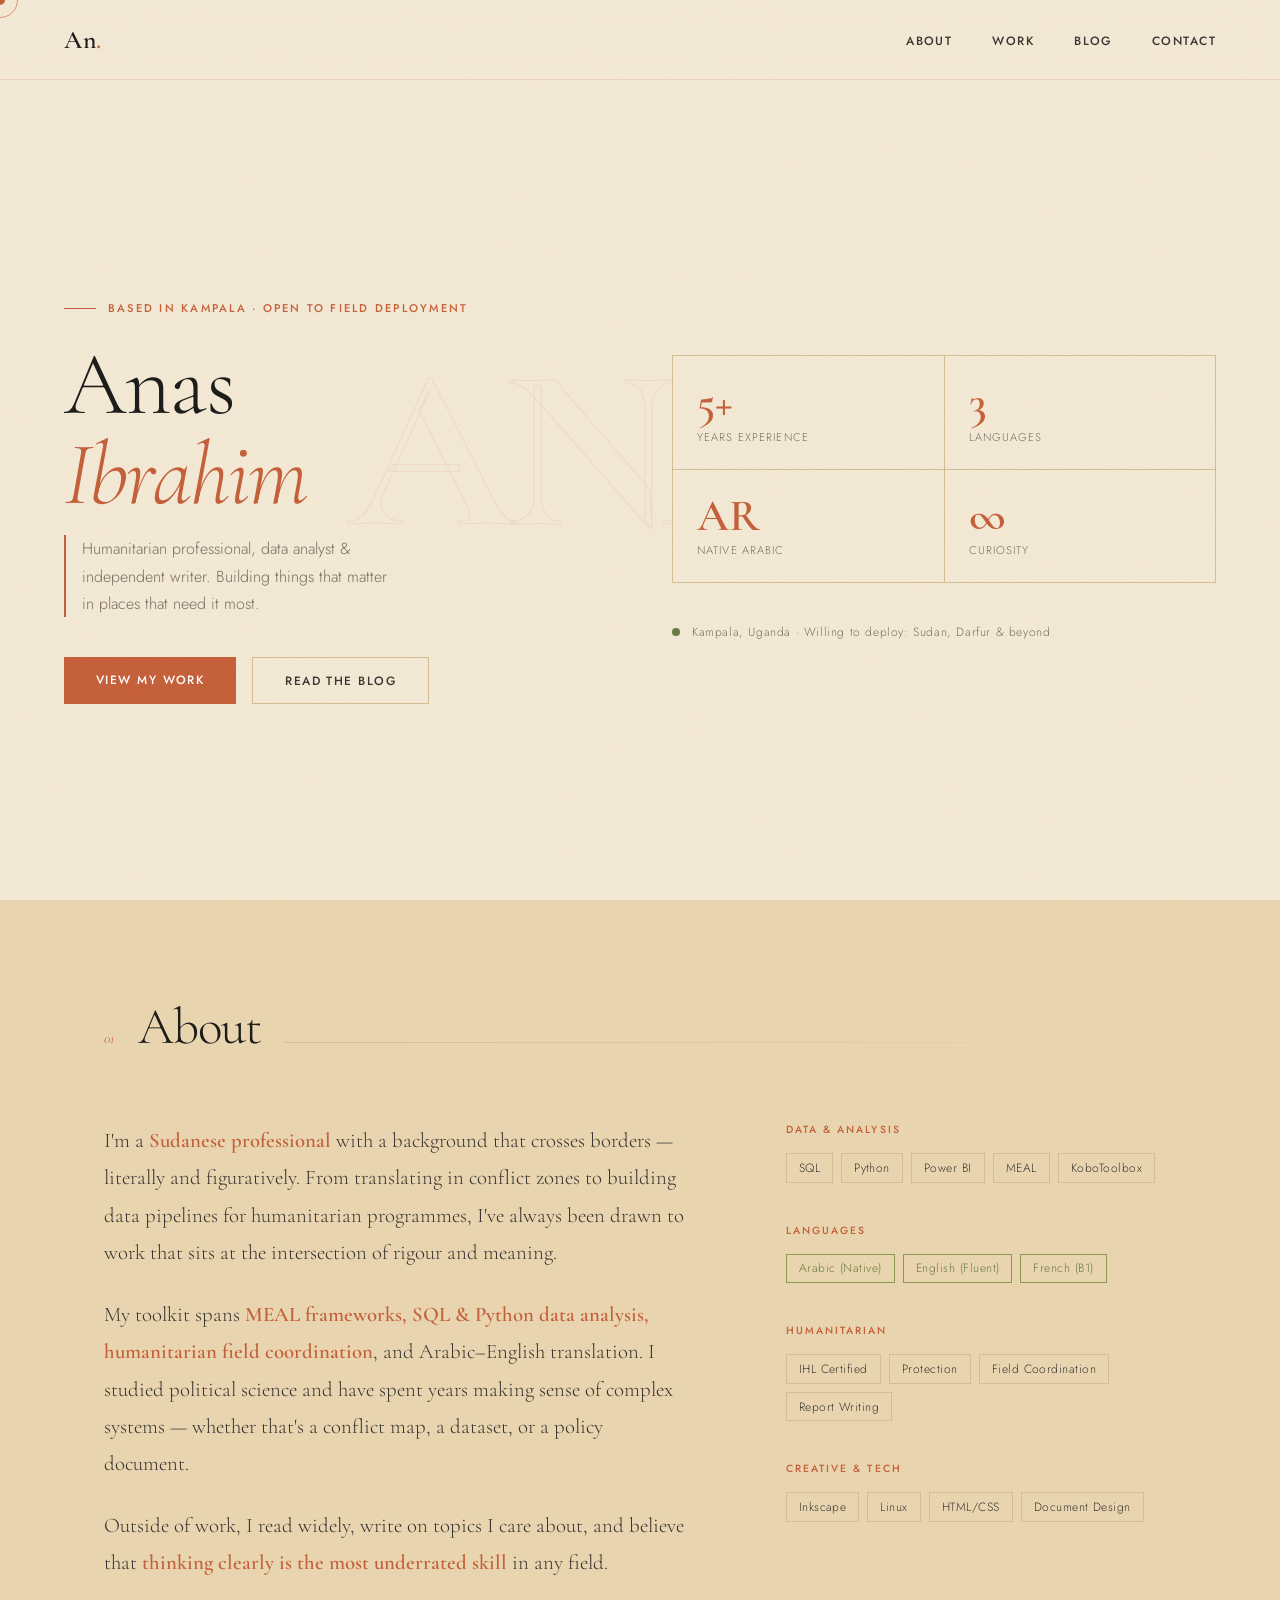
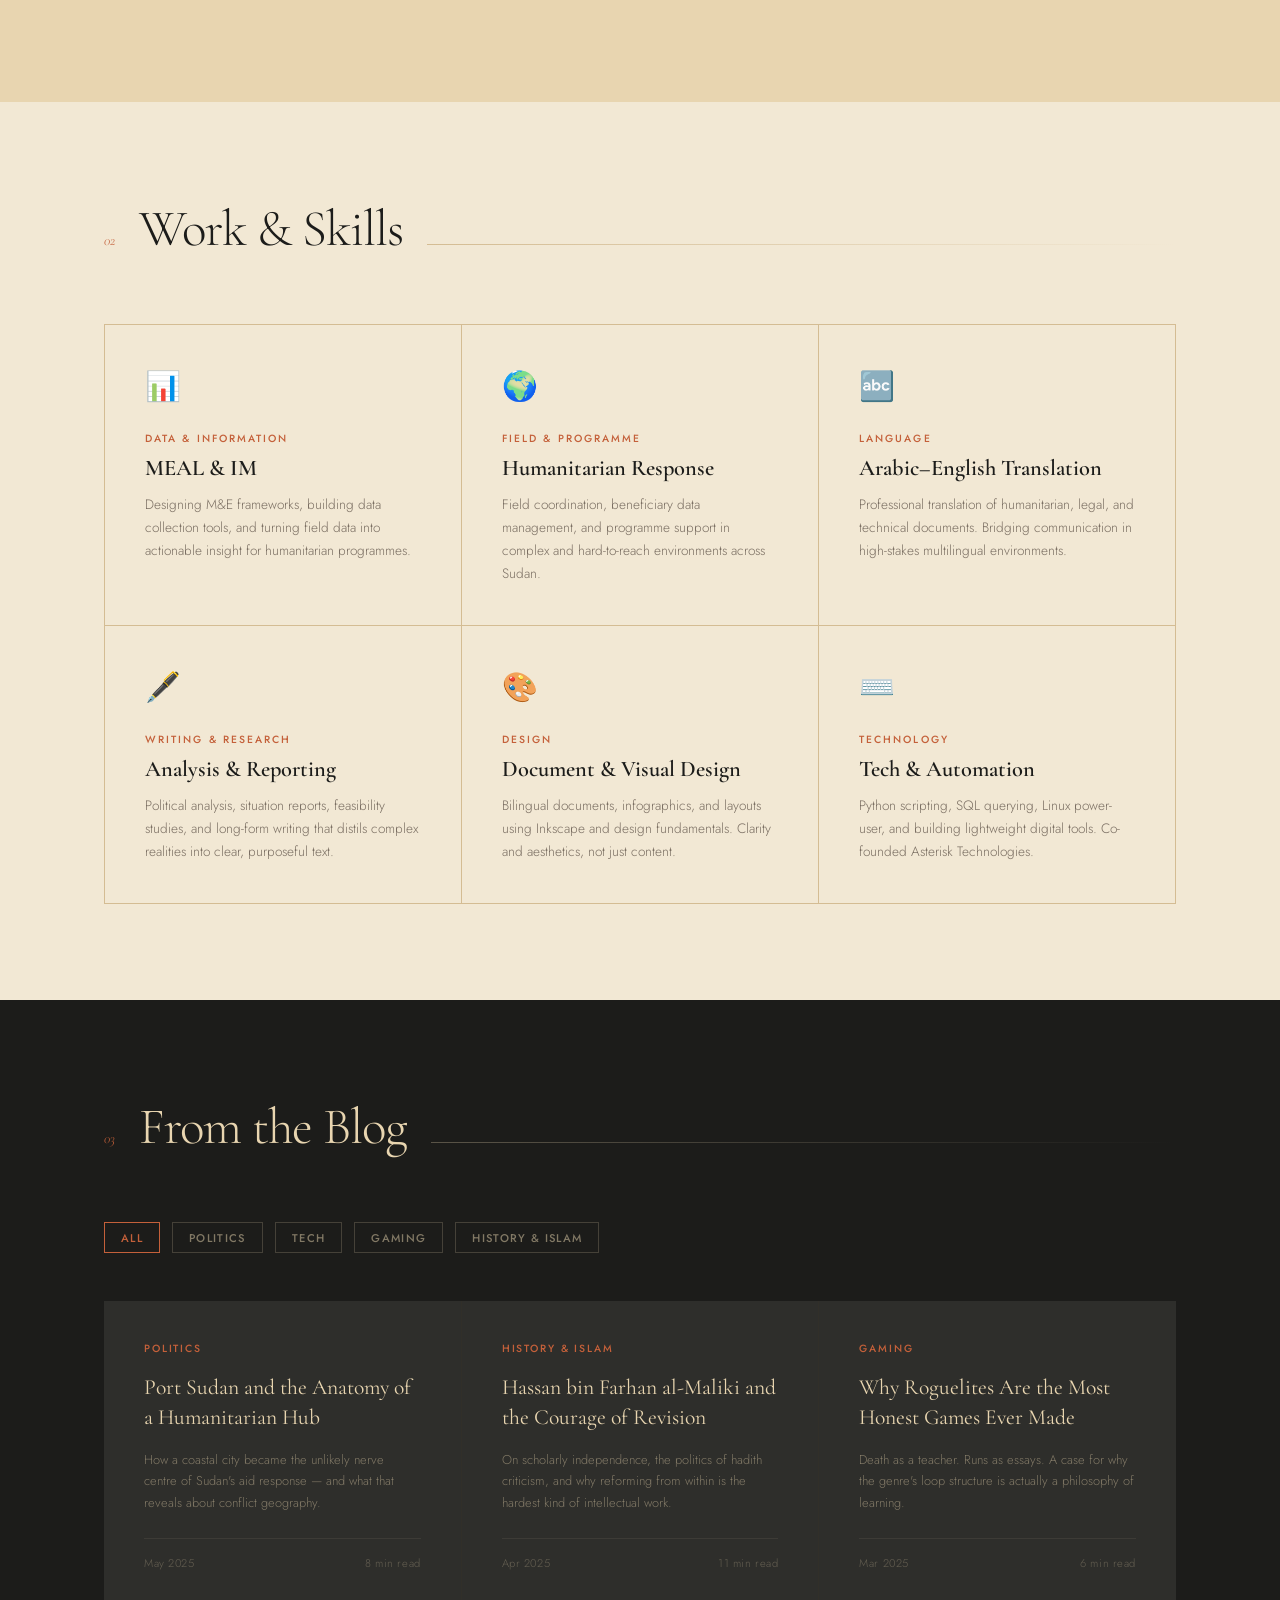
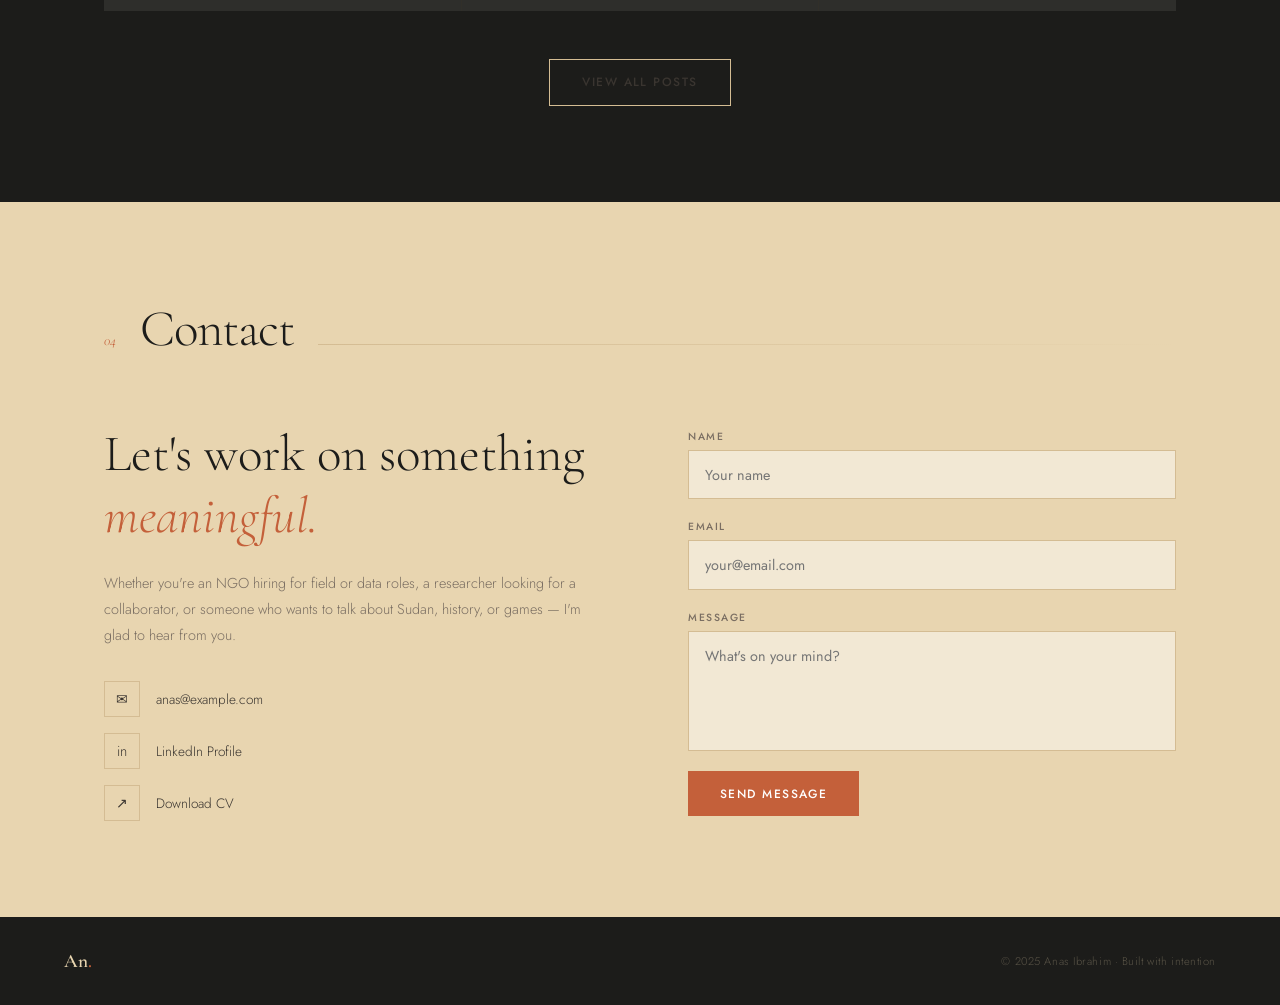
<file: index.html>
<!DOCTYPE html>
<html lang="en">
<head>
  <meta charset="UTF-8">
  <meta name="viewport" content="width=device-width, initial-scale=1.0">
  <title>Anas — Portfolio</title>
  <link rel="preconnect" href="https://fonts.googleapis.com">
  <link href="https://fonts.googleapis.com/css2?family=Cormorant+Garamond:ital,wght@0,300;0,400;0,600;0,700;1,300;1,400&family=Jost:wght@300;400;500&display=swap" rel="stylesheet">
  <link rel="stylesheet" href="style.css">
</head>
<body>
  <div class="cursor" id="cursor"></div>
<div class="cursor-ring" id="cursorRing"></div>
 
<!-- NAV -->
<nav>
  <a class="nav-logo" href="#hero">An<span>.</span></a>
  <ul class="nav-links">
    <li><a href="#about">About</a></li>
    <li><a href="#work">Work</a></li>
    <li><a href="#blog">Blog</a></li>
    <li><a href="#contact">Contact</a></li>
  </ul>
</nav>
 
<!-- HERO -->
<section id="hero">
  <div class="hero-bg-text">ANAS</div>
  <div class="hero-left">
    <div class="hero-tag">Based in Kampala · Open to field deployment</div>
    <h1 class="hero-name">Anas<br><em>Ibrahim</em></h1>
    <p class="hero-subtitle">
      Humanitarian professional, data analyst & independent writer. Building things that matter in places that need it most.
    </p>
    <div class="hero-ctas">
      <a href="#work" class="btn-primary">View My Work</a>
      <a href="blog/index.html" class="btn-outline">Read the Blog</a>
    </div>
  </div>
  <div class="hero-right">
    <div class="hero-stats">
      <div class="stat">
        <div class="stat-num">5+</div>
        <div class="stat-label">Years Experience</div>
      </div>
      <div class="stat">
        <div class="stat-num">3</div>
        <div class="stat-label">Languages</div>
      </div>
      <div class="stat">
        <div class="stat-num">AR</div>
        <div class="stat-label">Native Arabic</div>
      </div>
      <div class="stat">
        <div class="stat-num">∞</div>
        <div class="stat-label">Curiosity</div>
      </div>
    </div>
    <div class="hero-location">
      <div class="location-dot"></div>
      Kampala, Uganda · Willing to deploy: Sudan, Darfur & beyond
    </div>
  </div>
</section>
 
<!-- ABOUT -->
<section id="about">
  <div class="section-inner">
    <div class="section-header reveal">
      <span class="section-num">01</span>
      <h2 class="section-title">About</h2>
      <div class="section-line"></div>
    </div>
    <div class="about-grid">
      <div class="about-text reveal">
        <p>I'm a <strong>Sudanese professional</strong> with a background that crosses borders — literally and figuratively. From translating in conflict zones to building data pipelines for humanitarian programmes, I've always been drawn to work that sits at the intersection of rigour and meaning.</p>
        <p>My toolkit spans <strong>MEAL frameworks, SQL & Python data analysis, humanitarian field coordination</strong>, and Arabic–English translation. I studied political science and have spent years making sense of complex systems — whether that's a conflict map, a dataset, or a policy document.</p>
        <p>Outside of work, I read widely, write on topics I care about, and believe that <strong>thinking clearly is the most underrated skill</strong> in any field.</p>
      </div>
      <div class="about-sidebar reveal">
        <div class="skills-block">
          <div class="skills-label">Data & Analysis</div>
          <div class="skill-tags">
            <span class="tag">SQL</span>
            <span class="tag">Python</span>
            <span class="tag">Power BI</span>
            <span class="tag">MEAL</span>
            <span class="tag">KoboToolbox</span>
          </div>
        </div>
        <div class="skills-block">
          <div class="skills-label">Languages</div>
          <div class="skill-tags">
            <span class="tag olive">Arabic (Native)</span>
            <span class="tag olive">English (Fluent)</span>
            <span class="tag olive">French (B1)</span>
          </div>
        </div>
        <div class="skills-block">
          <div class="skills-label">Humanitarian</div>
          <div class="skill-tags">
            <span class="tag">IHL Certified</span>
            <span class="tag">Protection</span>
            <span class="tag">Field Coordination</span>
            <span class="tag">Report Writing</span>
          </div>
        </div>
        <div class="skills-block">
          <div class="skills-label">Creative & Tech</div>
          <div class="skill-tags">
            <span class="tag">Inkscape</span>
            <span class="tag">Linux</span>
            <span class="tag">HTML/CSS</span>
            <span class="tag">Document Design</span>
          </div>
        </div>
      </div>
    </div>
  </div>
</section>
 
<!-- WORK -->
<section id="work">
  <div class="section-inner">
    <div class="section-header reveal">
      <span class="section-num">02</span>
      <h2 class="section-title">Work & Skills</h2>
      <div class="section-line"></div>
    </div>
    <div class="work-grid reveal">
      <div class="work-card">
        <span class="work-card-icon">📊</span>
        <div class="work-card-domain">Data & Information</div>
        <h3 class="work-card-title">MEAL & IM</h3>
        <p class="work-card-desc">Designing M&E frameworks, building data collection tools, and turning field data into actionable insight for humanitarian programmes.</p>
      </div>
      <div class="work-card">
        <span class="work-card-icon">🌍</span>
        <div class="work-card-domain">Field & Programme</div>
        <h3 class="work-card-title">Humanitarian Response</h3>
        <p class="work-card-desc">Field coordination, beneficiary data management, and programme support in complex and hard-to-reach environments across Sudan.</p>
      </div>
      <div class="work-card">
        <span class="work-card-icon">🔤</span>
        <div class="work-card-domain">Language</div>
        <h3 class="work-card-title">Arabic–English Translation</h3>
        <p class="work-card-desc">Professional translation of humanitarian, legal, and technical documents. Bridging communication in high-stakes multilingual environments.</p>
      </div>
      <div class="work-card">
        <span class="work-card-icon">🖋️</span>
        <div class="work-card-domain">Writing & Research</div>
        <h3 class="work-card-title">Analysis & Reporting</h3>
        <p class="work-card-desc">Political analysis, situation reports, feasibility studies, and long-form writing that distils complex realities into clear, purposeful text.</p>
      </div>
      <div class="work-card">
        <span class="work-card-icon">🎨</span>
        <div class="work-card-domain">Design</div>
        <h3 class="work-card-title">Document & Visual Design</h3>
        <p class="work-card-desc">Bilingual documents, infographics, and layouts using Inkscape and design fundamentals. Clarity and aesthetics, not just content.</p>
      </div>
      <div class="work-card">
        <span class="work-card-icon">⌨️</span>
        <div class="work-card-domain">Technology</div>
        <h3 class="work-card-title">Tech & Automation</h3>
        <p class="work-card-desc">Python scripting, SQL querying, Linux power-user, and building lightweight digital tools. Co-founded Asterisk Technologies.</p>
      </div>
    </div>
  </div>
</section>
 
<!-- BLOG -->
<section id="blog">
  <div class="section-inner">
    <div class="section-header reveal">
      <span class="section-num">03</span>
      <h2 class="section-title">From the Blog</h2>
      <div class="section-line"></div>
    </div>
    <div class="blog-filters reveal">
      <button class="filter-btn active">All</button>
      <button class="filter-btn">Politics</button>
      <button class="filter-btn">Tech</button>
      <button class="filter-btn">Gaming</button>
      <button class="filter-btn">History & Islam</button>
    </div>
    <div class="blog-grid reveal">
        <a href="blog/post-1.html" class="blog-card" style="text-decoration:none;">
        <div class="blog-card-tag">Politics</div>
        <h3 class="blog-card-title">Port Sudan and the Anatomy of a Humanitarian Hub</h3>
        <p class="blog-card-excerpt">How a coastal city became the unlikely nerve centre of Sudan's aid response — and what that reveals about conflict geography.</p>
        <div class="blog-card-meta">
          <span>May 2025</span>
          <span>8 min read</span>
        </div>
	      </a> 
        <!-- <style="text-decoration:none;"> -->
	      <a href="blog/index.html" class="blog-card" style="text-decoration:none;">
        <div class="blog-card-tag">History & Islam</div>
        <h3 class="blog-card-title">Hassan bin Farhan al-Maliki and the Courage of Revision</h3>
        <p class="blog-card-excerpt">On scholarly independence, the politics of hadith criticism, and why reforming from within is the hardest kind of intellectual work.</p>
        <div class="blog-card-meta">
          <span>Apr 2025</span>
          <span>11 min read</span>
        </div>
	      </a>
	    <!-- <style="text-decoration:none;"> -->
        <a href="blog/index.html" class="blog-card" style="text-decoration:none;">
        <div class="blog-card-tag">Gaming</div>
        <h3 class="blog-card-title">Why Roguelites Are the Most Honest Games Ever Made</h3>
        <p class="blog-card-excerpt">Death as a teacher. Runs as essays. A case for why the genre's loop structure is actually a philosophy of learning.</p>
        <div class="blog-card-meta">
          <span>Mar 2025</span>
          <span>6 min read</span>
        </div>
	      </a> 
    </div>
    <div style="text-align:center; margin-top:3rem;">
      <a href="blog/index.html" class="btn-outline">View All Posts</a>
    </div>
  </div>
</section>
 
<!-- CONTACT -->
<section id="contact">
  <div class="section-inner">
    <div class="section-header reveal">
      <span class="section-num">04</span>
      <h2 class="section-title">Contact</h2>
      <div class="section-line"></div>
    </div>
    <div class="contact-grid">
      <div class="contact-left reveal">
        <h2 class="contact-headline">Let's work on something <em>meaningful.</em></h2>
        <p class="contact-body">Whether you're an NGO hiring for field or data roles, a researcher looking for a collaborator, or someone who wants to talk about Sudan, history, or games — I'm glad to hear from you.</p>
        <div class="contact-links">
          <a href="mailto:anas@example.com" class="contact-link">
            <div class="contact-link-icon">✉</div>
            anas@example.com
          </a>
          <a href="#" class="contact-link">
            <div class="contact-link-icon">in</div>
            LinkedIn Profile
          </a>
          <a href="#" class="contact-link">
            <div class="contact-link-icon">↗</div>
            Download CV
          </a>
        </div>
      </div>
      <div class="contact-right reveal">
        <div class="contact-form">
          <div class="form-group">
            <label class="form-label">Name</label>
            <input type="text" class="form-input" placeholder="Your name">
          </div>
          <div class="form-group">
            <label class="form-label">Email</label>
            <input type="email" class="form-input" placeholder="your@email.com">
          </div>
          <div class="form-group">
            <label class="form-label">Message</label>
            <textarea class="form-textarea" placeholder="What's on your mind?"></textarea>
          </div>
          <button class="btn-primary" style="align-self:flex-start">Send Message</button>
        </div>
      </div>
    </div>
  </div>
</section>
 
<!-- FOOTER -->
<footer>
  <div class="footer-logo">An<span>.</span></div>
  <div class="footer-copy">© 2025 Anas Ibrahim · Built with intention</div>
</footer>

  <script src="script.js"></script>
</body>
</html>
</file>
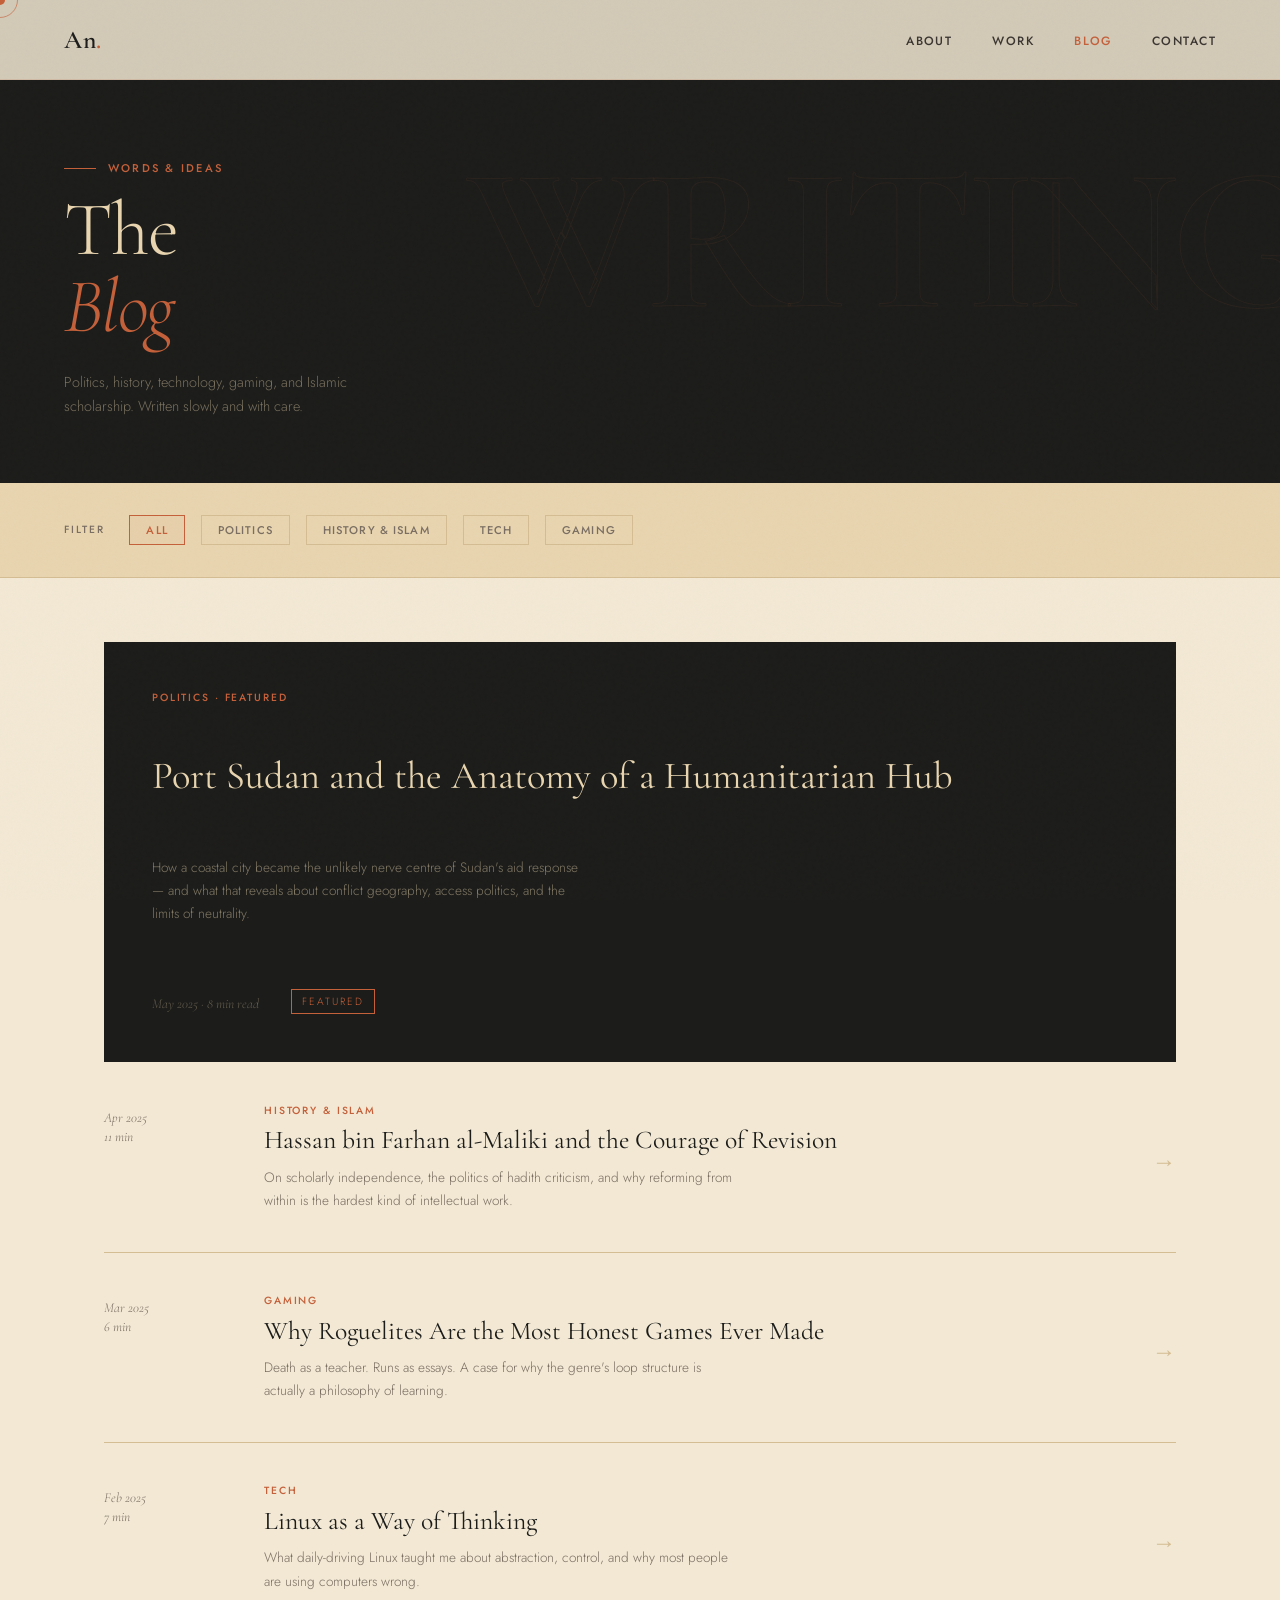
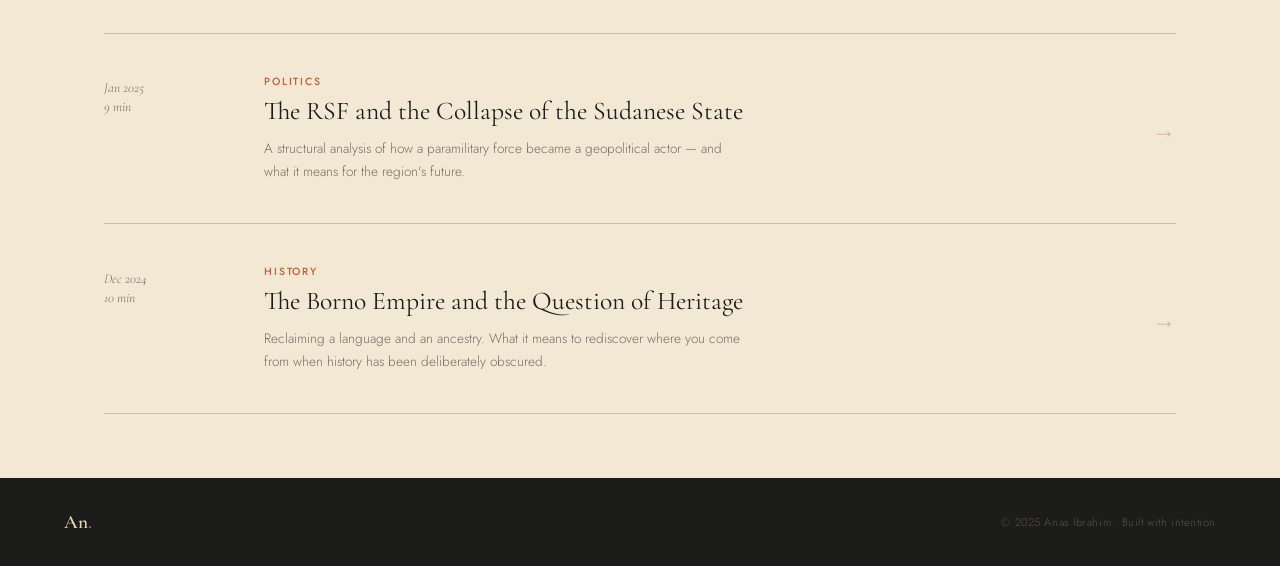
<file: blog/index.html>
<!DOCTYPE html>
<html lang="en">
<head>
<meta charset="UTF-8">
<meta name="viewport" content="width=device-width, initial-scale=1.0">
<title>Blog — Anas Ibrahim</title>
<link rel="preconnect" href="https://fonts.googleapis.com">
<link href="https://fonts.googleapis.com/css2?family=Cormorant+Garamond:ital,wght@0,300;0,400;0,600;0,700;1,300;1,400&family=Jost:wght@300;400;500&display=swap" rel="stylesheet">
<link rel="stylesheet" href="../style.css">
<style>
  /* BLOG-SPECIFIC STYLES */
  .blog-hero {
    padding: 10rem 4rem 4rem;
    background: var(--charcoal);
    position: relative;
    overflow: hidden;
  }
  .blog-hero-bg {
    position: absolute;
    font-family: var(--serif);
    font-size: clamp(6rem, 16vw, 18rem);
    font-weight: 700;
    color: transparent;
    -webkit-text-stroke: 1px rgba(196, 96, 58, 0.08);
    top: 50%; right: -2rem;
    transform: translateY(-50%);
    white-space: nowrap;
    pointer-events: none;
    user-select: none;
    letter-spacing: -0.04em;
  }
  .blog-hero-tag {
    font-size: 0.7rem;
    letter-spacing: 0.2em;
    text-transform: uppercase;
    color: var(--terra);
    font-weight: 500;
    margin-bottom: 1rem;
    display: flex; align-items: center; gap: 0.75rem;
  }
  .blog-hero-tag::before { content: ''; width: 2rem; height: 1px; background: var(--terra); }
  .blog-hero-title {
    font-family: var(--serif);
    font-size: clamp(3rem, 6vw, 6rem);
    font-weight: 300;
    color: var(--sand);
    letter-spacing: -0.02em;
    line-height: 1;
    margin-bottom: 1.5rem;
  }
  .blog-hero-title em { color: var(--terra); font-style: italic; }
  .blog-hero-sub {
    font-size: 0.9rem;
    color: rgba(232,213,176,0.45);
    max-width: 40ch;
    line-height: 1.7;
  }

  /* FILTERS */
  .blog-controls {
    background: var(--sand);
    padding: 2rem 4rem;
    border-bottom: 1px solid var(--sand-dark);
    display: flex; align-items: center; gap: 1rem; flex-wrap: wrap;
  }
  .controls-label {
    font-size: 0.65rem;
    letter-spacing: 0.2em;
    text-transform: uppercase;
    color: var(--muted);
    font-weight: 500;
    margin-right: 0.5rem;
  }
  .filter-btn {
    font-size: 0.7rem;
    letter-spacing: 0.1em;
    text-transform: uppercase;
    padding: 0.4rem 1rem;
    border: 1px solid var(--sand-dark);
    color: var(--muted);
    background: transparent;
    cursor: none;
    transition: all 0.2s;
    font-family: var(--sans);
    font-weight: 500;
  }
  .filter-btn:hover, .filter-btn.active {
    border-color: var(--terra);
    color: var(--terra);
    background: rgba(196,96,58,0.05);
  }

  /* LISTING */
  .blog-listing {
    background: var(--sand-light);
    padding: 4rem;
    max-width: 1200px;
    margin: 0 auto;
  }

  .blog-posts { display: flex; flex-direction: column; gap: 0; }

  .post-row {
    display: grid;
    grid-template-columns: 120px 1fr auto;
    gap: 2.5rem;
    align-items: start;
    padding: 2.5rem 0;
    border-bottom: 1px solid var(--sand-dark);
    text-decoration: none;
    color: inherit;
    transition: background 0.2s;
    position: relative;
  }
  .post-row::before {
    content: '';
    position: absolute;
    left: -4rem; right: -4rem; top: 0; bottom: 0;
    background: var(--sand);
    opacity: 0;
    transition: opacity 0.25s;
    z-index: 0;
  }
  .post-row:hover::before { opacity: 1; }
  .post-row > * { position: relative; z-index: 1; }

  .post-date {
    font-family: var(--serif);
    font-size: 0.85rem;
    color: var(--muted);
    font-style: italic;
    padding-top: 0.3rem;
    line-height: 1.4;
  }

  .post-main {}
  .post-tag {
    font-size: 0.65rem;
    letter-spacing: 0.18em;
    text-transform: uppercase;
    color: var(--terra);
    font-weight: 500;
    margin-bottom: 0.4rem;
  }
  .post-title {
    font-family: var(--serif);
    font-size: 1.6rem;
    font-weight: 400;
    color: var(--charcoal);
    line-height: 1.25;
    margin-bottom: 0.6rem;
    transition: color 0.2s;
  }
  .post-row:hover .post-title { color: var(--terra); }
  .post-excerpt {
    font-size: 0.85rem;
    color: var(--muted);
    line-height: 1.7;
    max-width: 60ch;
  }

  .post-arrow {
    font-size: 1.5rem;
    color: var(--sand-dark);
    transition: color 0.2s, transform 0.2s;
    padding-top: 0.5rem;
    align-self: center;
  }
  .post-row:hover .post-arrow { color: var(--terra); transform: translateX(4px); }

  /* FEATURED POST */
  .post-row.featured {
    grid-template-columns: 1fr;
    background: var(--charcoal);
    padding: 3rem;
    margin-bottom: 1px;
    border-bottom: none;
  }
  .post-row.featured::before { display: none; }
  .post-row.featured .post-tag { color: var(--terra); }
  .post-row.featured .post-title {
    font-size: clamp(1.8rem, 3vw, 2.8rem);
    color: var(--sand);
    margin-bottom: 1rem;
  }
  .post-row.featured:hover .post-title { color: var(--terra); }
  .post-row.featured .post-excerpt { color: rgba(232,213,176,0.5); max-width: 55ch; }
  .post-row.featured .post-date { color: rgba(232,213,176,0.35); }
  .post-row.featured .post-arrow { color: var(--terra); }
  .featured-meta {
    display: flex; gap: 2rem; align-items: center;
    margin-top: 1.5rem;
  }
  .featured-label {
    font-size: 0.65rem;
    letter-spacing: 0.2em;
    text-transform: uppercase;
    color: var(--terra);
    border: 1px solid var(--terra);
    padding: 0.25rem 0.6rem;
  }

  @media (max-width: 768px) {
    .blog-hero, .blog-controls, .blog-listing { padding-left: 1.5rem; padding-right: 1.5rem; }
    .post-row { grid-template-columns: 1fr; gap: 0.75rem; }
    .post-row.featured { padding: 2rem 1.5rem; }
    .post-arrow { display: none; }
  }
</style>
</head>
<body>

<div class="cursor" id="cursor"></div>
<div class="cursor-ring" id="cursorRing"></div>

<!-- NAV -->
<nav>
  <a class="nav-logo" href="../index.html">An<span>.</span></a>
  <ul class="nav-links">
    <li><a href="../index.html#about">About</a></li>
    <li><a href="../index.html#work">Work</a></li>
    <li><a href="index.html" style="color:var(--terra)">Blog</a></li>
    <li><a href="../index.html#contact">Contact</a></li>
  </ul>
</nav>

<!-- HERO -->
<div class="blog-hero">
  <div class="blog-hero-bg">WRITING</div>
  <div class="blog-hero-tag">Words & Ideas</div>
  <h1 class="blog-hero-title">The<br><em>Blog</em></h1>
  <p class="blog-hero-sub">Politics, history, technology, gaming, and Islamic scholarship. Written slowly and with care.</p>
</div>

<!-- FILTERS -->
<div class="blog-controls">
  <span class="controls-label">Filter</span>
  <button class="filter-btn active" data-filter="all">All</button>
  <button class="filter-btn" data-filter="politics">Politics</button>
  <button class="filter-btn" data-filter="history">History & Islam</button>
  <button class="filter-btn" data-filter="tech">Tech</button>
  <button class="filter-btn" data-filter="gaming">Gaming</button>
</div>

<!-- POSTS -->
<div class="blog-listing">
  <div class="blog-posts">

    <!-- FEATURED -->
    <a href="post-1.html" class="post-row featured reveal" data-category="politics">
      <div class="post-tag">Politics · Featured</div>
      <h2 class="post-title">Port Sudan and the Anatomy of a Humanitarian Hub</h2>
      <p class="post-excerpt">How a coastal city became the unlikely nerve centre of Sudan's aid response — and what that reveals about conflict geography, access politics, and the limits of neutrality.</p>
      <div class="featured-meta">
        <span class="post-date">May 2025 · 8 min read</span>
        <span class="featured-label">Featured</span>
      </div>
    </a>

    <!-- POSTS LIST -->
    <a href="#" class="post-row reveal" data-category="history">
      <div class="post-date">Apr 2025<br>11 min</div>
      <div class="post-main">
        <div class="post-tag">History & Islam</div>
        <h2 class="post-title">Hassan bin Farhan al-Maliki and the Courage of Revision</h2>
        <p class="post-excerpt">On scholarly independence, the politics of hadith criticism, and why reforming from within is the hardest kind of intellectual work.</p>
      </div>
      <div class="post-arrow">→</div>
    </a>

    <a href="#" class="post-row reveal" data-category="gaming">
      <div class="post-date">Mar 2025<br>6 min</div>
      <div class="post-main">
        <div class="post-tag">Gaming</div>
        <h2 class="post-title">Why Roguelites Are the Most Honest Games Ever Made</h2>
        <p class="post-excerpt">Death as a teacher. Runs as essays. A case for why the genre's loop structure is actually a philosophy of learning.</p>
      </div>
      <div class="post-arrow">→</div>
    </a>

    <a href="#" class="post-row reveal" data-category="tech">
      <div class="post-date">Feb 2025<br>7 min</div>
      <div class="post-main">
        <div class="post-tag">Tech</div>
        <h2 class="post-title">Linux as a Way of Thinking</h2>
        <p class="post-excerpt">What daily-driving Linux taught me about abstraction, control, and why most people are using computers wrong.</p>
      </div>
      <div class="post-arrow">→</div>
    </a>

    <a href="#" class="post-row reveal" data-category="politics">
      <div class="post-date">Jan 2025<br>9 min</div>
      <div class="post-main">
        <div class="post-tag">Politics</div>
        <h2 class="post-title">The RSF and the Collapse of the Sudanese State</h2>
        <p class="post-excerpt">A structural analysis of how a paramilitary force became a geopolitical actor — and what it means for the region's future.</p>
      </div>
      <div class="post-arrow">→</div>
    </a>

    <a href="#" class="post-row reveal" data-category="history">
      <div class="post-date">Dec 2024<br>10 min</div>
      <div class="post-main">
        <div class="post-tag">History</div>
        <h2 class="post-title">The Borno Empire and the Question of Heritage</h2>
        <p class="post-excerpt">Reclaiming a language and an ancestry. What it means to rediscover where you come from when history has been deliberately obscured.</p>
      </div>
      <div class="post-arrow">→</div>
    </a>

  </div>
</div>

<!-- FOOTER -->
<footer>
  <div class="footer-logo">An<span>.</span></div>
  <div class="footer-copy">© 2025 Anas Ibrahim · Built with intention</div>
</footer>

<script src="../script.js"></script>
<script>
  // FILTER LOGIC
  const filterBtns = document.querySelectorAll('.filter-btn');
  const posts = document.querySelectorAll('.post-row');

  filterBtns.forEach(btn => {
    btn.addEventListener('click', () => {
      filterBtns.forEach(b => b.classList.remove('active'));
      btn.classList.add('active');
      const filter = btn.dataset.filter;
      posts.forEach(post => {
        const cat = post.dataset.category;
        if (filter === 'all' || cat === filter) {
          post.style.display = '';
          setTimeout(() => post.style.opacity = '1', 10);
        } else {
          post.style.opacity = '0';
          setTimeout(() => post.style.display = 'none', 200);
        }
      });
    });
  });
</script>
</body>
</html>
</file>
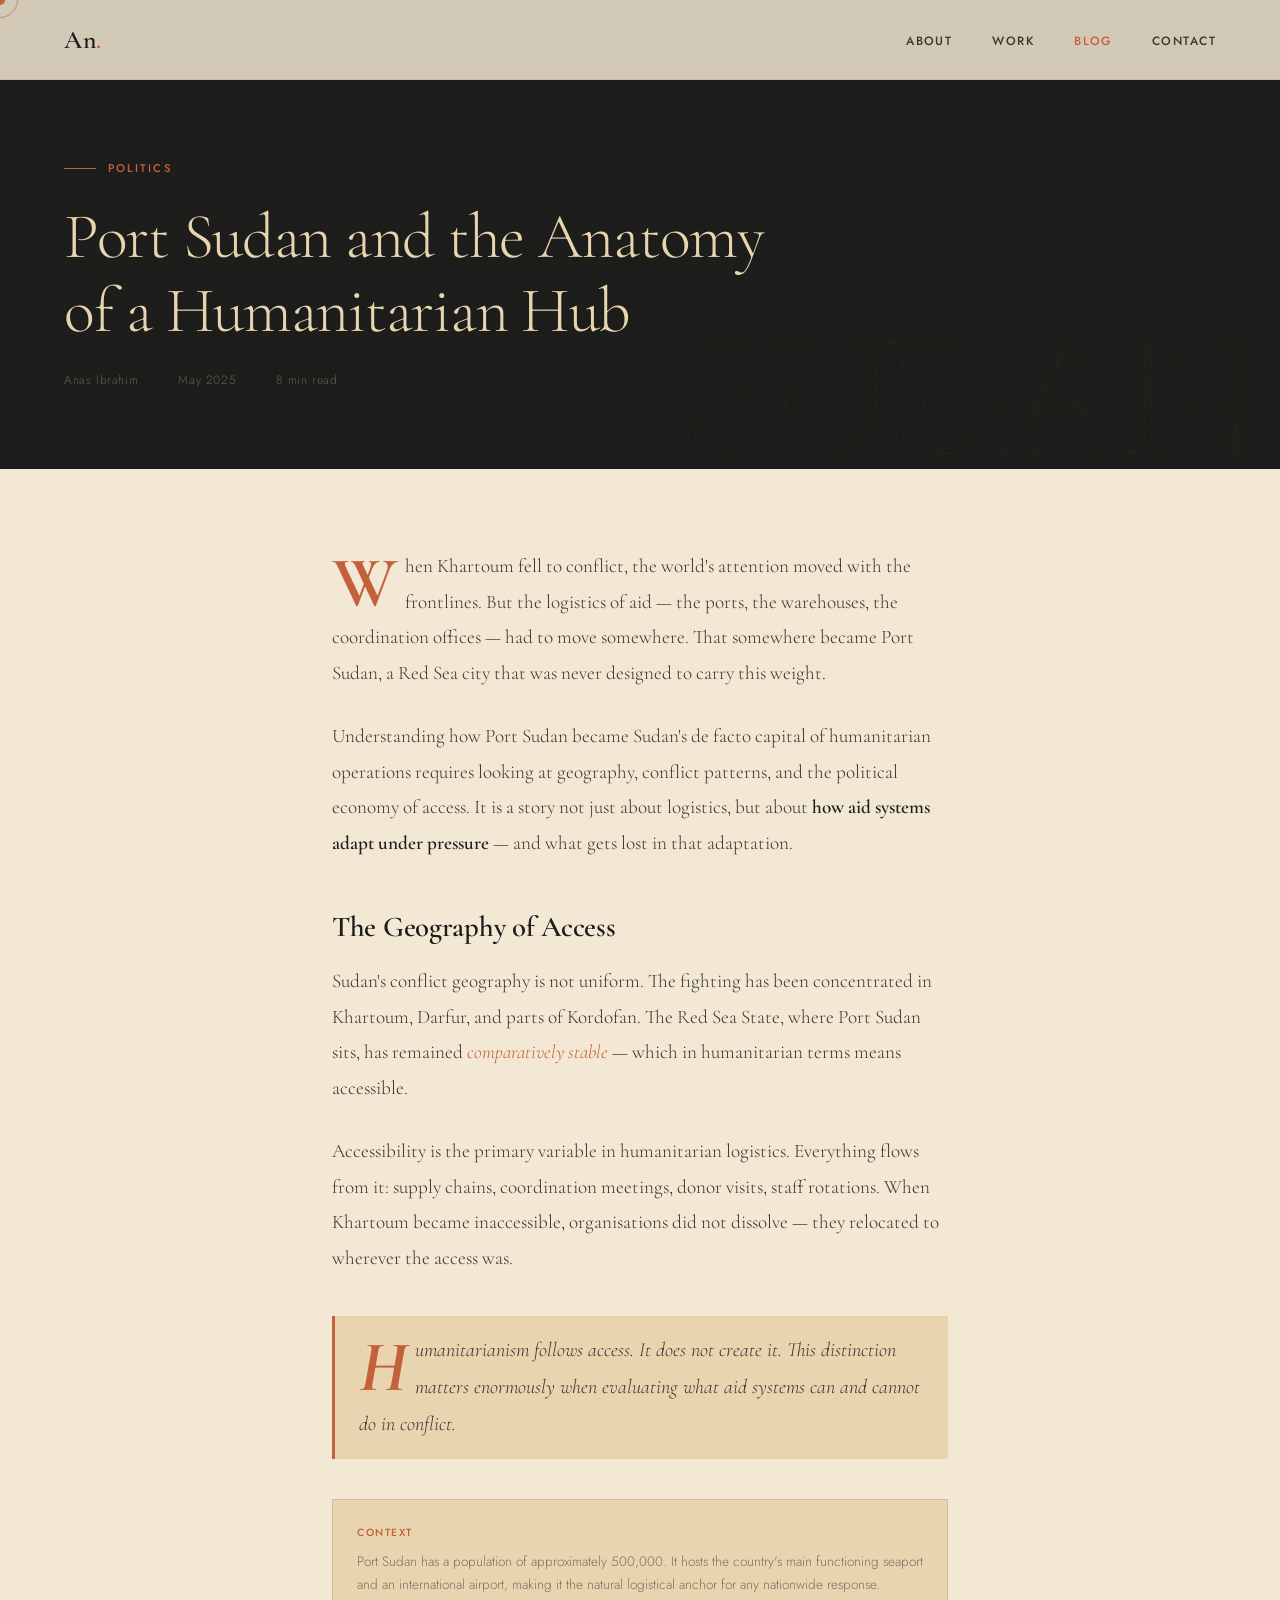
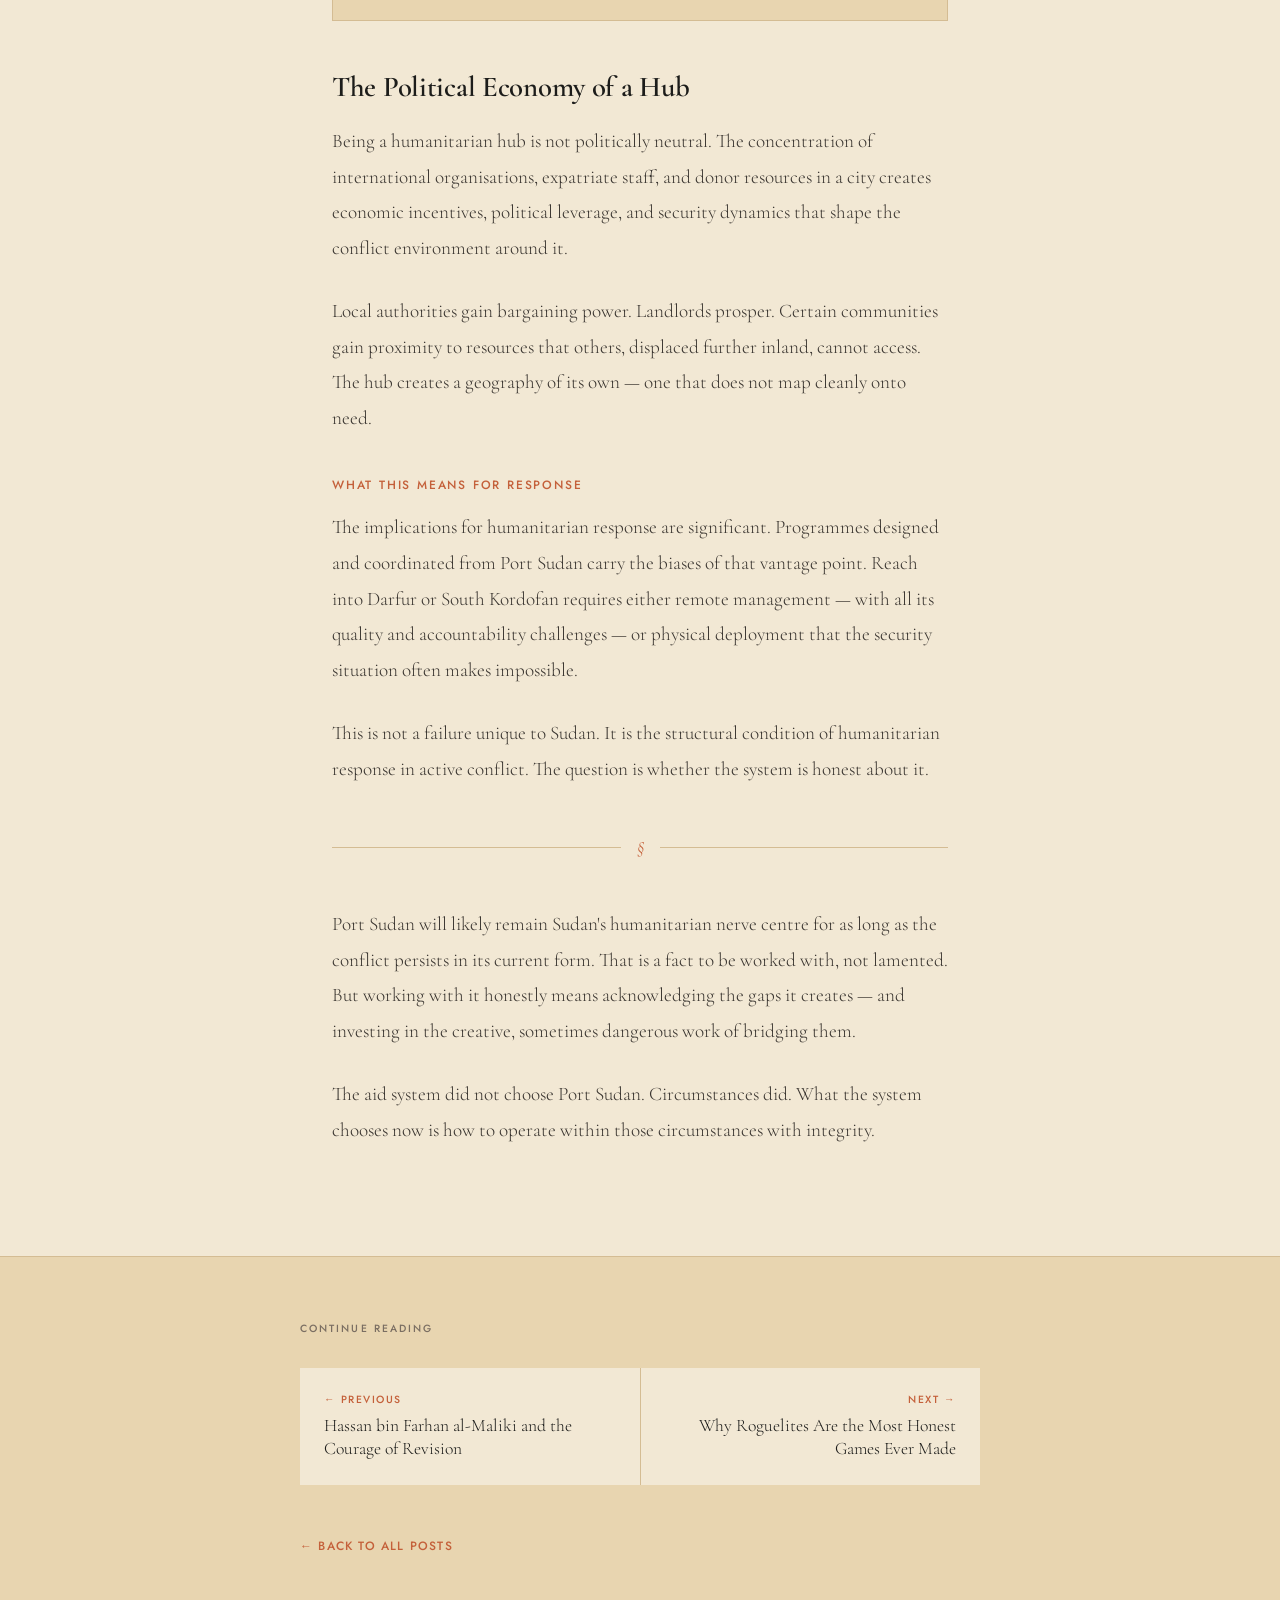
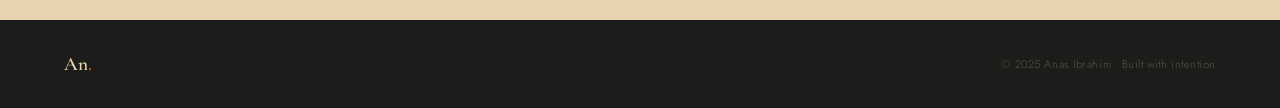
<file: blog/post-1.html>
<!DOCTYPE html>
<html lang="en">
<head>
<meta charset="UTF-8">
<meta name="viewport" content="width=device-width, initial-scale=1.0">
<title>Port Sudan and the Anatomy of a Humanitarian Hub — Anas Ibrahim</title>
<link rel="preconnect" href="https://fonts.googleapis.com">
<link href="https://fonts.googleapis.com/css2?family=Cormorant+Garamond:ital,wght@0,300;0,400;0,600;0,700;1,300;1,400&family=Jost:wght@300;400;500&display=swap" rel="stylesheet">
<link rel="stylesheet" href="../style.css">
<style>
  /* POST HEADER */
  .post-header {
    background: var(--charcoal);
    padding: 10rem 4rem 5rem;
    position: relative;
    overflow: hidden;
  }
  .post-header-bg {
    position: absolute;
    font-family: var(--serif);
    font-size: clamp(5rem, 14vw, 16rem);
    font-weight: 700;
    color: transparent;
    -webkit-text-stroke: 1px rgba(196, 96, 58, 0.06);
    bottom: -1rem; right: 2rem;
    pointer-events: none;
    user-select: none;
    letter-spacing: -0.04em;
    line-height: 1;
  }
  .post-header-inner {
    max-width: 760px;
    position: relative; z-index: 2;
  }
  .post-header-tag {
    font-size: 0.7rem;
    letter-spacing: 0.2em;
    text-transform: uppercase;
    color: var(--terra);
    font-weight: 500;
    margin-bottom: 1.5rem;
    display: flex; align-items: center; gap: 0.75rem;
  }
  .post-header-tag::before { content: ''; width: 2rem; height: 1px; background: var(--terra); }
  .post-header-title {
    font-family: var(--serif);
    font-size: clamp(2.2rem, 5vw, 4rem);
    font-weight: 300;
    color: var(--sand);
    line-height: 1.15;
    letter-spacing: -0.02em;
    margin-bottom: 1.5rem;
  }
  .post-header-meta {
    display: flex; gap: 2rem; align-items: center; flex-wrap: wrap;
    font-size: 0.75rem;
    color: rgba(232,213,176,0.35);
    letter-spacing: 0.05em;
  }
  .post-header-meta span { display: flex; align-items: center; gap: 0.4rem; }

  /* PROGRESS BAR */
  .reading-progress {
    position: fixed;
    top: 0; left: 0;
    height: 2px;
    background: var(--terra);
    z-index: 999;
    width: 0%;
    transition: width 0.1s linear;
  }

  /* ARTICLE BODY */
  .post-body {
    max-width: 680px;
    margin: 0 auto;
    padding: 5rem 2rem;
  }

  /* TYPOGRAPHY */
  .post-body p {
    font-family: var(--serif);
    font-size: 1.2rem;
    font-weight: 300;
    line-height: 1.85;
    color: var(--ink);
    margin-bottom: 1.75rem;
  }
  .post-body h2 {
    font-family: var(--serif);
    font-size: 1.8rem;
    font-weight: 600;
    color: var(--charcoal);
    margin: 3rem 0 1.25rem;
    letter-spacing: -0.01em;
  }
  .post-body h3 {
    font-family: var(--sans);
    font-size: 0.75rem;
    font-weight: 500;
    letter-spacing: 0.15em;
    text-transform: uppercase;
    color: var(--terra);
    margin: 2.5rem 0 1rem;
  }
  .post-body blockquote {
    border-left: 3px solid var(--terra);
    padding: 1rem 1.5rem;
    margin: 2.5rem 0;
    background: var(--sand);
  }
  .post-body blockquote p {
    font-style: italic;
    color: var(--ink);
    margin: 0;
    font-size: 1.25rem;
  }
  .post-body strong { font-weight: 600; color: var(--charcoal); }
  .post-body em { color: var(--terra); font-style: italic; }

  .post-body a {
    color: var(--terra);
    text-decoration: underline;
    text-decoration-color: rgba(196,96,58,0.3);
    text-underline-offset: 3px;
    transition: text-decoration-color 0.2s;
  }
  .post-body a:hover { text-decoration-color: var(--terra); }

  /* DROPCAP */
  .post-body p:first-of-type::first-letter {
    font-family: var(--serif);
    font-size: 4.5rem;
    font-weight: 700;
    color: var(--terra);
    float: left;
    line-height: 0.75;
    margin: 0.1em 0.1em 0 0;
  }

  /* DIVIDER */
  .post-divider {
    display: flex; align-items: center; gap: 1rem;
    margin: 3rem 0;
    color: var(--terra);
    font-family: var(--serif);
    font-style: italic;
    font-size: 1.2rem;
  }
  .post-divider::before, .post-divider::after {
    content: ''; flex: 1; height: 1px; background: var(--sand-dark);
  }

  /* FOOTNOTE STYLE ASIDE */
  .post-aside {
    background: var(--sand);
    border: 1px solid var(--sand-dark);
    padding: 1.5rem;
    margin: 2.5rem 0;
    font-size: 0.85rem;
    color: var(--muted);
    line-height: 1.7;
    font-family: var(--sans);
  }
  .post-aside-label {
    font-size: 0.65rem;
    letter-spacing: 0.15em;
    text-transform: uppercase;
    color: var(--terra);
    font-weight: 500;
    margin-bottom: 0.5rem;
  }

  /* POST FOOTER */
  .post-footer {
    background: var(--sand);
    padding: 4rem;
    border-top: 1px solid var(--sand-dark);
  }
  .post-footer-inner {
    max-width: 680px;
    margin: 0 auto;
  }
  .post-footer-label {
    font-size: 0.65rem;
    letter-spacing: 0.2em;
    text-transform: uppercase;
    color: var(--muted);
    font-weight: 500;
    margin-bottom: 2rem;
  }
  .post-nav {
    display: grid;
    grid-template-columns: 1fr 1fr;
    gap: 1px;
    background: var(--sand-dark);
    margin-bottom: 3rem;
  }
  .post-nav-item {
    background: var(--sand-light);
    padding: 1.5rem;
    text-decoration: none;
    transition: background 0.2s;
  }
  .post-nav-item:hover { background: var(--sand); }
  .post-nav-dir {
    font-size: 0.65rem;
    letter-spacing: 0.15em;
    text-transform: uppercase;
    color: var(--terra);
    margin-bottom: 0.5rem;
    font-weight: 500;
  }
  .post-nav-title {
    font-family: var(--serif);
    font-size: 1.1rem;
    color: var(--charcoal);
    line-height: 1.3;
  }
  .post-nav-item.next { text-align: right; }

  .back-to-blog {
    display: inline-flex; align-items: center; gap: 0.75rem;
    font-size: 0.75rem;
    letter-spacing: 0.1em;
    text-transform: uppercase;
    color: var(--terra);
    text-decoration: none;
    font-weight: 500;
    transition: gap 0.2s;
  }
  .back-to-blog:hover { gap: 1.25rem; }

  @media (max-width: 768px) {
    .post-header { padding: 8rem 1.5rem 3rem; }
    .post-body { padding: 3rem 1.5rem; }
    .post-footer { padding: 3rem 1.5rem; }
    .post-nav { grid-template-columns: 1fr; }
  }
</style>
</head>
<body>

<div class="reading-progress" id="readingProgress"></div>
<div class="cursor" id="cursor"></div>
<div class="cursor-ring" id="cursorRing"></div>

<!-- NAV -->
<nav>
  <a class="nav-logo" href="../index.html">An<span>.</span></a>
  <ul class="nav-links">
    <li><a href="../index.html#about">About</a></li>
    <li><a href="../index.html#work">Work</a></li>
    <li><a href="index.html" style="color:var(--terra)">Blog</a></li>
    <li><a href="../index.html#contact">Contact</a></li>
  </ul>
</nav>

<!-- POST HEADER -->
<div class="post-header">
  <div class="post-header-bg">SUDAN</div>
  <div class="post-header-inner">
    <div class="post-header-tag">Politics</div>
    <h1 class="post-header-title">Port Sudan and the Anatomy of a Humanitarian Hub</h1>
    <div class="post-header-meta">
      <span>Anas Ibrahim</span>
      <span>· May 2025</span>
      <span>· 8 min read</span>
    </div>
  </div>
</div>

<!-- ARTICLE -->
<article class="post-body">

  <p>When Khartoum fell to conflict, the world's attention moved with the frontlines. But the logistics of aid — the ports, the warehouses, the coordination offices — had to move somewhere. That somewhere became Port Sudan, a Red Sea city that was never designed to carry this weight.</p>

  <p>Understanding how Port Sudan became Sudan's de facto capital of humanitarian operations requires looking at geography, conflict patterns, and the political economy of access. It is a story not just about logistics, but about <strong>how aid systems adapt under pressure</strong> — and what gets lost in that adaptation.</p>

  <h2>The Geography of Access</h2>

  <p>Sudan's conflict geography is not uniform. The fighting has been concentrated in Khartoum, Darfur, and parts of Kordofan. The Red Sea State, where Port Sudan sits, has remained <em>comparatively stable</em> — which in humanitarian terms means accessible.</p>

  <p>Accessibility is the primary variable in humanitarian logistics. Everything flows from it: supply chains, coordination meetings, donor visits, staff rotations. When Khartoum became inaccessible, organisations did not dissolve — they relocated to wherever the access was.</p>

  <blockquote>
    <p>Humanitarianism follows access. It does not create it. This distinction matters enormously when evaluating what aid systems can and cannot do in conflict.</p>
  </blockquote>

  <div class="post-aside">
    <div class="post-aside-label">Context</div>
    Port Sudan has a population of approximately 500,000. It hosts the country's main functioning seaport and an international airport, making it the natural logistical anchor for any nationwide response.
  </div>

  <h2>The Political Economy of a Hub</h2>

  <p>Being a humanitarian hub is not politically neutral. The concentration of international organisations, expatriate staff, and donor resources in a city creates economic incentives, political leverage, and security dynamics that shape the conflict environment around it.</p>

  <p>Local authorities gain bargaining power. Landlords prosper. Certain communities gain proximity to resources that others, displaced further inland, cannot access. The hub creates a geography of its own — one that does not map cleanly onto need.</p>

  <h3>What This Means for Response</h3>

  <p>The implications for humanitarian response are significant. Programmes designed and coordinated from Port Sudan carry the biases of that vantage point. Reach into Darfur or South Kordofan requires either remote management — with all its quality and accountability challenges — or physical deployment that the security situation often makes impossible.</p>

  <p>This is not a failure unique to Sudan. It is the structural condition of humanitarian response in active conflict. The question is whether the system is honest about it.</p>

  <div class="post-divider">§</div>

  <p>Port Sudan will likely remain Sudan's humanitarian nerve centre for as long as the conflict persists in its current form. That is a fact to be worked with, not lamented. But working with it honestly means acknowledging the gaps it creates — and investing in the creative, sometimes dangerous work of bridging them.</p>

  <p>The aid system did not choose Port Sudan. Circumstances did. What the system chooses now is how to operate within those circumstances with integrity.</p>

</article>

<!-- POST FOOTER -->
<div class="post-footer">
  <div class="post-footer-inner">
    <div class="post-footer-label">Continue Reading</div>
    <div class="post-nav">
      <a href="#" class="post-nav-item">
        <div class="post-nav-dir">← Previous</div>
        <div class="post-nav-title">Hassan bin Farhan al-Maliki and the Courage of Revision</div>
      </a>
      <a href="#" class="post-nav-item next">
        <div class="post-nav-dir">Next →</div>
        <div class="post-nav-title">Why Roguelites Are the Most Honest Games Ever Made</div>
      </a>
    </div>
    <a href="index.html" class="back-to-blog">← Back to all posts</a>
  </div>
</div>

<!-- FOOTER -->
<footer>
  <div class="footer-logo">An<span>.</span></div>
  <div class="footer-copy">© 2025 Anas Ibrahim · Built with intention</div>
</footer>

<script src="../script.js"></script>
<script>
  // READING PROGRESS BAR
  const bar = document.getElementById('readingProgress');
  window.addEventListener('scroll', () => {
    const scrollTop = window.scrollY;
    const docHeight = document.body.scrollHeight - window.innerHeight;
    bar.style.width = (scrollTop / docHeight * 100) + '%';
  });
</script>
</body>
</html>
</file>
<file: style.css>
:root {
    --sand: #E8D5B0;
    --sand-light: #F2E8D4;
    --sand-dark: #D4BC93;
    --terra: #C4603A;
    --terra-dark: #A04D2E;
    --olive: #6B7A3E;
    --olive-light: #8A9A52;
    --charcoal: #1C1C1A;
    --charcoal-soft: #2E2E2B;
    --ink: #3A3530;
    --muted: #7A6E62;
    --serif: 'Cormorant Garamond', Georgia, serif;
    --sans: 'Jost', sans-serif;
  }
 
  *, *::before, *::after { box-sizing: border-box; margin: 0; padding: 0; }
 
  html { scroll-behavior: smooth; font-size: 16px; }
 
  body {
    background-color: var(--sand-light);
    color: var(--ink);
    font-family: var(--sans);
    font-weight: 300;
    overflow-x: hidden;
    cursor: none;
  }
 
  /* CUSTOM CURSOR */
  .cursor {
    width: 10px; height: 10px;
    background: var(--terra);
    border-radius: 50%;
    position: fixed; top: 0; left: 0;
    pointer-events: none;
    z-index: 9999;
    transform: translate(-50%, -50%);
    transition: transform 0.1s ease, width 0.2s ease, height 0.2s ease, background 0.2s ease;
  }
  .cursor-ring {
    width: 36px; height: 36px;
    border: 1.5px solid var(--terra);
    border-radius: 50%;
    position: fixed; top: 0; left: 0;
    pointer-events: none;
    z-index: 9998;
    transform: translate(-50%, -50%);
    transition: transform 0.25s ease, width 0.3s ease, height 0.3s ease, opacity 0.2s ease;
    opacity: 0.6;
  }
  body:hover .cursor { opacity: 1; }
 
  /* GRAIN OVERLAY */
  body::before {
    content: '';
    position: fixed; inset: 0;
    background-image: url("data:image/svg+xml,%3Csvg viewBox='0 0 256 256' xmlns='http://www.w3.org/2000/svg'%3E%3Cfilter id='noise'%3E%3CfeTurbulence type='fractalNoise' baseFrequency='0.9' numOctaves='4' stitchTiles='stitch'/%3E%3C/filter%3E%3Crect width='100%25' height='100%25' filter='url(%23noise)' opacity='0.04'/%3E%3C/svg%3E");
    pointer-events: none;
    z-index: 1000;
    opacity: 0.4;
  }
 
  /* NAV */
  nav {
    position: fixed; top: 0; left: 0; right: 0;
    z-index: 100;
    display: flex; justify-content: space-between; align-items: center;
    padding: 1.5rem 4rem;
    background: rgba(242, 232, 212, 0.85);
    backdrop-filter: blur(12px);
    border-bottom: 1px solid rgba(196, 96, 58, 0.15);
  }
  .nav-logo {
    font-family: var(--serif);
    font-size: 1.6rem;
    font-weight: 600;
    color: var(--charcoal);
    letter-spacing: 0.02em;
    text-decoration: none;
  }
  .nav-logo span { color: var(--terra); }
  .nav-links { display: flex; gap: 2.5rem; list-style: none; }
  .nav-links a {
    font-family: var(--sans);
    font-size: 0.75rem;
    font-weight: 500;
    letter-spacing: 0.12em;
    text-transform: uppercase;
    color: var(--ink);
    text-decoration: none;
    position: relative;
    transition: color 0.2s;
  }
  .nav-links a::after {
    content: '';
    position: absolute; bottom: -3px; left: 0; right: 0;
    height: 1px; background: var(--terra);
    transform: scaleX(0); transform-origin: left;
    transition: transform 0.3s ease;
  }
  .nav-links a:hover { color: var(--terra); }
  .nav-links a:hover::after { transform: scaleX(1); }
 
  /* HERO */
  #hero {
    min-height: 100vh;
    display: grid;
    grid-template-columns: 1fr 1fr;
    padding: 0 4rem;
    padding-top: 6rem;
    position: relative;
    overflow: hidden;
    align-items: center;
    gap: 4rem;
  }
 
  .hero-bg-text {
    position: absolute;
    font-family: var(--serif);
    font-size: clamp(8rem, 18vw, 20rem);
    font-weight: 700;
    color: transparent;
    -webkit-text-stroke: 1px rgba(196, 96, 58, 0.1);
    top: 50%; left: 50%;
    transform: translate(-50%, -50%);
    white-space: nowrap;
    pointer-events: none;
    user-select: none;
    letter-spacing: -0.04em;
    z-index: 0;
  }
 
  .hero-left { position: relative; z-index: 2; }
 
  .hero-tag {
    display: inline-flex; align-items: center; gap: 0.75rem;
    font-size: 0.7rem; letter-spacing: 0.2em; text-transform: uppercase;
    color: var(--terra); font-weight: 500;
    margin-bottom: 1.5rem;
  }
  .hero-tag::before {
    content: ''; width: 2rem; height: 1px; background: var(--terra);
  }
 
  .hero-name {
    font-family: var(--serif);
    font-size: clamp(3.5rem, 7vw, 7rem);
    font-weight: 300;
    line-height: 1.0;
    color: var(--charcoal);
    letter-spacing: -0.02em;
    margin-bottom: 1rem;
  }
  .hero-name em {
    font-style: italic;
    color: var(--terra);
  }
 
  .hero-subtitle {
    font-size: 1rem;
    font-weight: 300;
    color: var(--muted);
    line-height: 1.7;
    max-width: 36ch;
    margin-bottom: 2.5rem;
    border-left: 2px solid var(--terra);
    padding-left: 1rem;
  }
 
  .hero-ctas { display: flex; gap: 1rem; flex-wrap: wrap; }
 
  .btn-primary {
    background: var(--terra);
    color: white;
    padding: 0.85rem 2rem;
    font-family: var(--sans);
    font-size: 0.75rem;
    font-weight: 500;
    letter-spacing: 0.12em;
    text-transform: uppercase;
    border: none; text-decoration: none;
    cursor: none;
    transition: background 0.2s, transform 0.2s;
    display: inline-block;
  }
  .btn-primary:hover { background: var(--terra-dark); transform: translateY(-2px); }
 
  .btn-outline {
    background: transparent;
    color: var(--ink);
    padding: 0.85rem 2rem;
    font-family: var(--sans);
    font-size: 0.75rem;
    font-weight: 500;
    letter-spacing: 0.12em;
    text-transform: uppercase;
    border: 1px solid var(--sand-dark);
    text-decoration: none;
    cursor: none;
    transition: border-color 0.2s, color 0.2s, transform 0.2s;
    display: inline-block;
  }
  .btn-outline:hover { border-color: var(--terra); color: var(--terra); transform: translateY(-2px); }
 
  .hero-right {
    position: relative; z-index: 2;
    display: flex; flex-direction: column; gap: 1.5rem;
  }
 
  .hero-stats {
    display: grid; grid-template-columns: 1fr 1fr; gap: 1px;
    background: var(--sand-dark);
    border: 1px solid var(--sand-dark);
    margin-bottom: 1rem;
  }
  .stat {
    background: var(--sand-light);
    padding: 1.5rem;
    transition: background 0.2s;
  }
  .stat:hover { background: var(--sand); }
  .stat-num {
    font-family: var(--serif);
    font-size: 2.8rem;
    font-weight: 600;
    color: var(--terra);
    line-height: 1;
    margin-bottom: 0.25rem;
  }
  .stat-label {
    font-size: 0.7rem;
    letter-spacing: 0.1em;
    text-transform: uppercase;
    color: var(--muted);
  }
 
  .hero-location {
    display: flex; align-items: center; gap: 0.75rem;
    font-size: 0.75rem; color: var(--muted);
    letter-spacing: 0.05em;
  }
  .location-dot {
    width: 8px; height: 8px;
    background: var(--olive);
    border-radius: 50%;
    animation: pulse 2s ease-in-out infinite;
  }
  @keyframes pulse {
    0%, 100% { opacity: 1; transform: scale(1); }
    50% { opacity: 0.5; transform: scale(1.4); }
  }
 
  /* SECTION SHARED */
  section { position: relative; }
 
  .section-inner {
    max-width: 1200px;
    margin: 0 auto;
    padding: 6rem 4rem;
  }
 
  .section-header {
    display: flex; align-items: baseline; gap: 1.5rem;
    margin-bottom: 4rem;
  }
  .section-num {
    font-family: var(--serif);
    font-size: 0.9rem;
    color: var(--terra);
    font-style: italic;
  }
  .section-title {
    font-family: var(--serif);
    font-size: clamp(2rem, 4vw, 3.5rem);
    font-weight: 300;
    color: var(--charcoal);
    letter-spacing: -0.02em;
  }
  .section-line {
    flex: 1; height: 1px;
    background: linear-gradient(to right, var(--sand-dark), transparent);
  }
 
  /* ABOUT */
  #about { background: var(--sand); }
 
  .about-grid {
    display: grid;
    grid-template-columns: 1.2fr 0.8fr;
    gap: 6rem;
    align-items: start;
  }
 
  .about-text p {
    font-family: var(--serif);
    font-size: 1.3rem;
    font-weight: 300;
    line-height: 1.8;
    color: var(--ink);
    margin-bottom: 1.5rem;
  }
  .about-text p strong {
    font-weight: 600;
    color: var(--terra);
  }
 
  .about-sidebar {}
  .skills-block { margin-bottom: 2.5rem; }
  .skills-label {
    font-size: 0.65rem;
    letter-spacing: 0.2em;
    text-transform: uppercase;
    color: var(--terra);
    font-weight: 500;
    margin-bottom: 1rem;
  }
  .skill-tags { display: flex; flex-wrap: wrap; gap: 0.5rem; }
  .tag {
    font-size: 0.75rem;
    padding: 0.3rem 0.75rem;
    border: 1px solid var(--sand-dark);
    color: var(--ink);
    letter-spacing: 0.04em;
    transition: border-color 0.2s, color 0.2s, background 0.2s;
    cursor: default;
  }
  .tag:hover {
    border-color: var(--terra);
    color: var(--terra);
    background: rgba(196, 96, 58, 0.05);
  }
  .tag.olive { border-color: var(--olive-light); color: var(--olive); }
  .tag.olive:hover { background: rgba(107, 122, 62, 0.08); }
 
  /* WORK */
  #work { background: var(--sand-light); }
 
  .work-grid {
    display: grid;
    grid-template-columns: repeat(3, 1fr);
    gap: 1px;
    background: var(--sand-dark);
    border: 1px solid var(--sand-dark);
  }
 
  .work-card {
    background: var(--sand-light);
    padding: 2.5rem;
    transition: background 0.25s;
    position: relative;
    overflow: hidden;
  }
  .work-card::before {
    content: '';
    position: absolute; top: 0; left: 0;
    width: 3px; height: 0;
    background: var(--terra);
    transition: height 0.3s ease;
  }
  .work-card:hover::before { height: 100%; }
  .work-card:hover { background: var(--sand); }
 
  .work-card-icon {
    font-size: 1.8rem;
    margin-bottom: 1.5rem;
    display: block;
  }
  .work-card-domain {
    font-size: 0.65rem;
    letter-spacing: 0.2em;
    text-transform: uppercase;
    color: var(--terra);
    font-weight: 500;
    margin-bottom: 0.5rem;
  }
  .work-card-title {
    font-family: var(--serif);
    font-size: 1.4rem;
    font-weight: 600;
    color: var(--charcoal);
    margin-bottom: 0.75rem;
  }
  .work-card-desc {
    font-size: 0.85rem;
    color: var(--muted);
    line-height: 1.7;
  }
 
  /* BLOG */
  #blog { background: var(--charcoal); }
 
  #blog .section-title { color: var(--sand); }
  #blog .section-num { color: var(--terra); }
  #blog .section-line { background: linear-gradient(to right, rgba(232, 213, 176, 0.3), transparent); }
 
  .blog-filters {
    display: flex; gap: 0.75rem; flex-wrap: wrap;
    margin-bottom: 3rem;
  }
  .filter-btn {
    font-size: 0.7rem;
    letter-spacing: 0.12em;
    text-transform: uppercase;
    padding: 0.4rem 1rem;
    border: 1px solid rgba(232, 213, 176, 0.2);
    color: rgba(232, 213, 176, 0.5);
    background: transparent;
    cursor: none;
    transition: all 0.2s;
    font-family: var(--sans);
    font-weight: 500;
  }
  .filter-btn:hover, .filter-btn.active {
    border-color: var(--terra);
    color: var(--terra);
  }
 
  .blog-grid {
    display: grid;
    grid-template-columns: repeat(3, 1fr);
    gap: 1px;
    background: rgba(232, 213, 176, 0.1);
  }
 
  .blog-card {
    background: var(--charcoal-soft);
    padding: 2.5rem;
    transition: background 0.25s;
    display: flex; flex-direction: column;
  }
  .blog-card:hover { background: #383834; }
 
  .blog-card-tag {
    font-size: 0.65rem;
    letter-spacing: 0.18em;
    text-transform: uppercase;
    color: var(--terra);
    font-weight: 500;
    margin-bottom: 1rem;
  }
  .blog-card-title {
    font-family: var(--serif);
    font-size: 1.35rem;
    font-weight: 400;
    color: var(--sand);
    line-height: 1.4;
    margin-bottom: 1rem;
    flex: 1;
  }
  .blog-card-excerpt {
    font-size: 0.8rem;
    color: rgba(232, 213, 176, 0.45);
    line-height: 1.7;
    margin-bottom: 1.5rem;
  }
  .blog-card-meta {
    font-size: 0.7rem;
    color: rgba(232, 213, 176, 0.3);
    letter-spacing: 0.05em;
    display: flex; justify-content: space-between;
    border-top: 1px solid rgba(232, 213, 176, 0.08);
    padding-top: 1rem;
  }
 
  /* CONTACT */
  #contact { background: var(--sand); }
 
  .contact-grid {
    display: grid;
    grid-template-columns: 1fr 1fr;
    gap: 6rem;
    align-items: center;
  }
 
  .contact-left {}
  .contact-headline {
    font-family: var(--serif);
    font-size: clamp(2rem, 4vw, 3.5rem);
    font-weight: 300;
    color: var(--charcoal);
    line-height: 1.2;
    margin-bottom: 1.5rem;
  }
  .contact-headline em { color: var(--terra); font-style: italic; }
  .contact-body {
    font-size: 0.9rem;
    color: var(--muted);
    line-height: 1.8;
    margin-bottom: 2rem;
  }
  .contact-links { display: flex; flex-direction: column; gap: 1rem; }
  .contact-link {
    display: flex; align-items: center; gap: 1rem;
    font-size: 0.85rem;
    color: var(--ink);
    text-decoration: none;
    transition: color 0.2s;
  }
  .contact-link:hover { color: var(--terra); }
  .contact-link-icon {
    width: 36px; height: 36px;
    border: 1px solid var(--sand-dark);
    display: flex; align-items: center; justify-content: center;
    font-size: 0.9rem;
    transition: border-color 0.2s, background 0.2s;
  }
  .contact-link:hover .contact-link-icon {
    border-color: var(--terra);
    background: rgba(196, 96, 58, 0.08);
  }
 
  .contact-right {}
  .contact-form { display: flex; flex-direction: column; gap: 1.25rem; }
  .form-group { display: flex; flex-direction: column; gap: 0.4rem; }
  .form-label {
    font-size: 0.65rem;
    letter-spacing: 0.15em;
    text-transform: uppercase;
    color: var(--muted);
    font-weight: 500;
  }
  .form-input, .form-textarea {
    background: var(--sand-light);
    border: 1px solid var(--sand-dark);
    padding: 0.85rem 1rem;
    font-family: var(--sans);
    font-size: 0.9rem;
    color: var(--ink);
    transition: border-color 0.2s;
    outline: none;
    resize: none;
    cursor: none;
  }
  .form-input:focus, .form-textarea:focus { border-color: var(--terra); }
  .form-textarea { min-height: 120px; }
 
  /* FOOTER */
  footer {
    background: var(--charcoal);
    padding: 2rem 4rem;
    display: flex;
    justify-content: space-between;
    align-items: center;
  }
  .footer-logo {
    font-family: var(--serif);
    font-size: 1.2rem;
    color: var(--sand);
    font-weight: 600;
  }
  .footer-logo span { color: var(--terra); }
  .footer-copy {
    font-size: 0.7rem;
    color: rgba(232, 213, 176, 0.3);
    letter-spacing: 0.05em;
  }
 
  /* SCROLL REVEAL */
  .reveal {
    opacity: 0;
    transform: translateY(24px);
    transition: opacity 0.7s ease, transform 0.7s ease;
  }
  .reveal.visible {
    opacity: 1;
    transform: translateY(0);
  }
 
  /* RESPONSIVE */
  @media (max-width: 900px) {
    nav { padding: 1.25rem 1.5rem; }
    #hero { grid-template-columns: 1fr; padding: 7rem 1.5rem 3rem; }
    .hero-right { display: none; }
    .section-inner { padding: 4rem 1.5rem; }
    .about-grid, .contact-grid { grid-template-columns: 1fr; gap: 3rem; }
    .work-grid, .blog-grid { grid-template-columns: 1fr; }
    footer { padding: 1.5rem; flex-direction: column; gap: 0.75rem; text-align: center; }
  }
</file>
